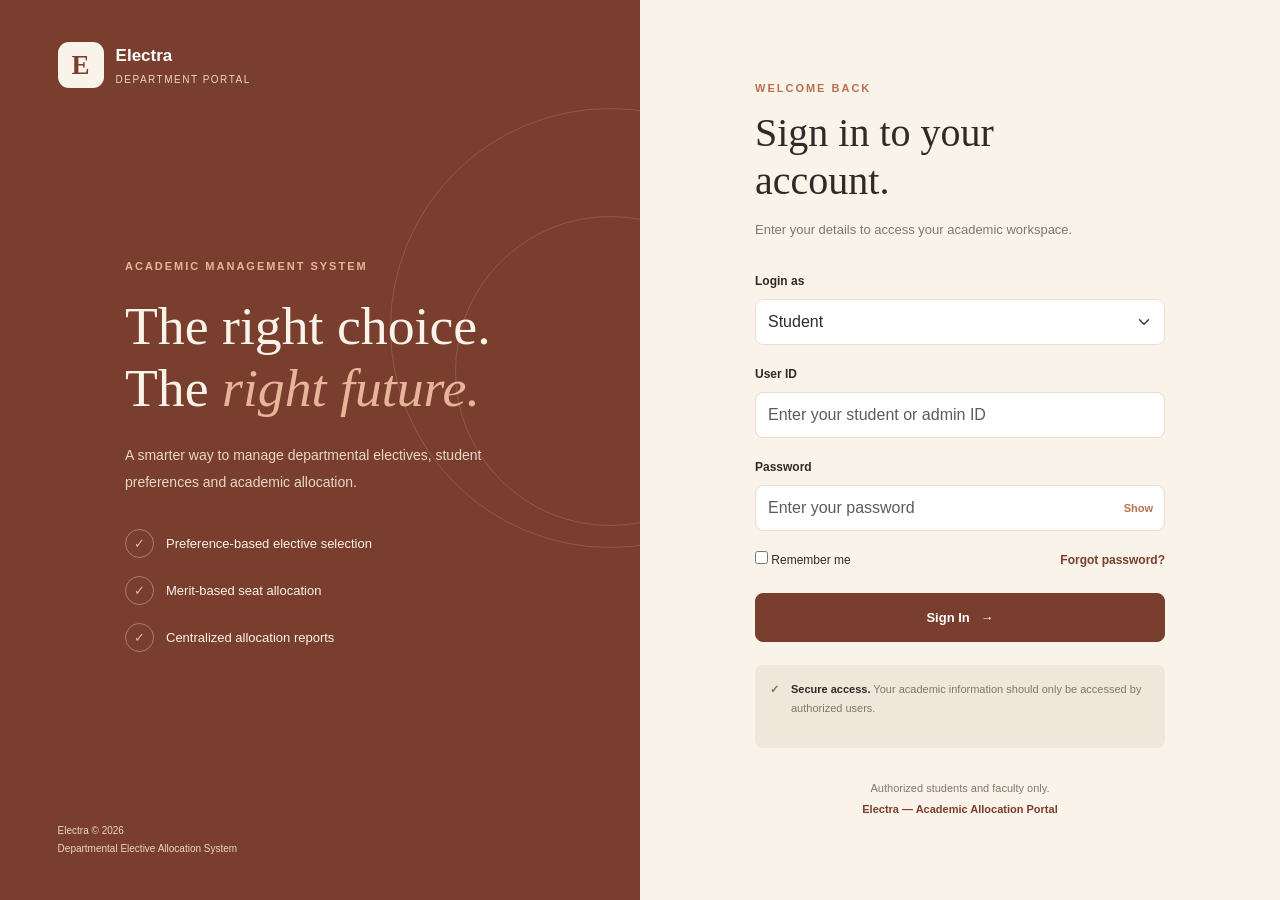
<file: index.html>
<!DOCTYPE html>
<html lang="en">
<head>
    <meta charset="UTF-8">
    <meta name="viewport" content="width=device-width, initial-scale=1.0">
    <title>Electra | Department Portal</title>
    <meta http-equiv="refresh" content="0; url=login.html">
</head>
<body>
    <p>Opening Electra...</p>
    <a href="login.html">Continue to login</a>
</body>
</html>
</file>
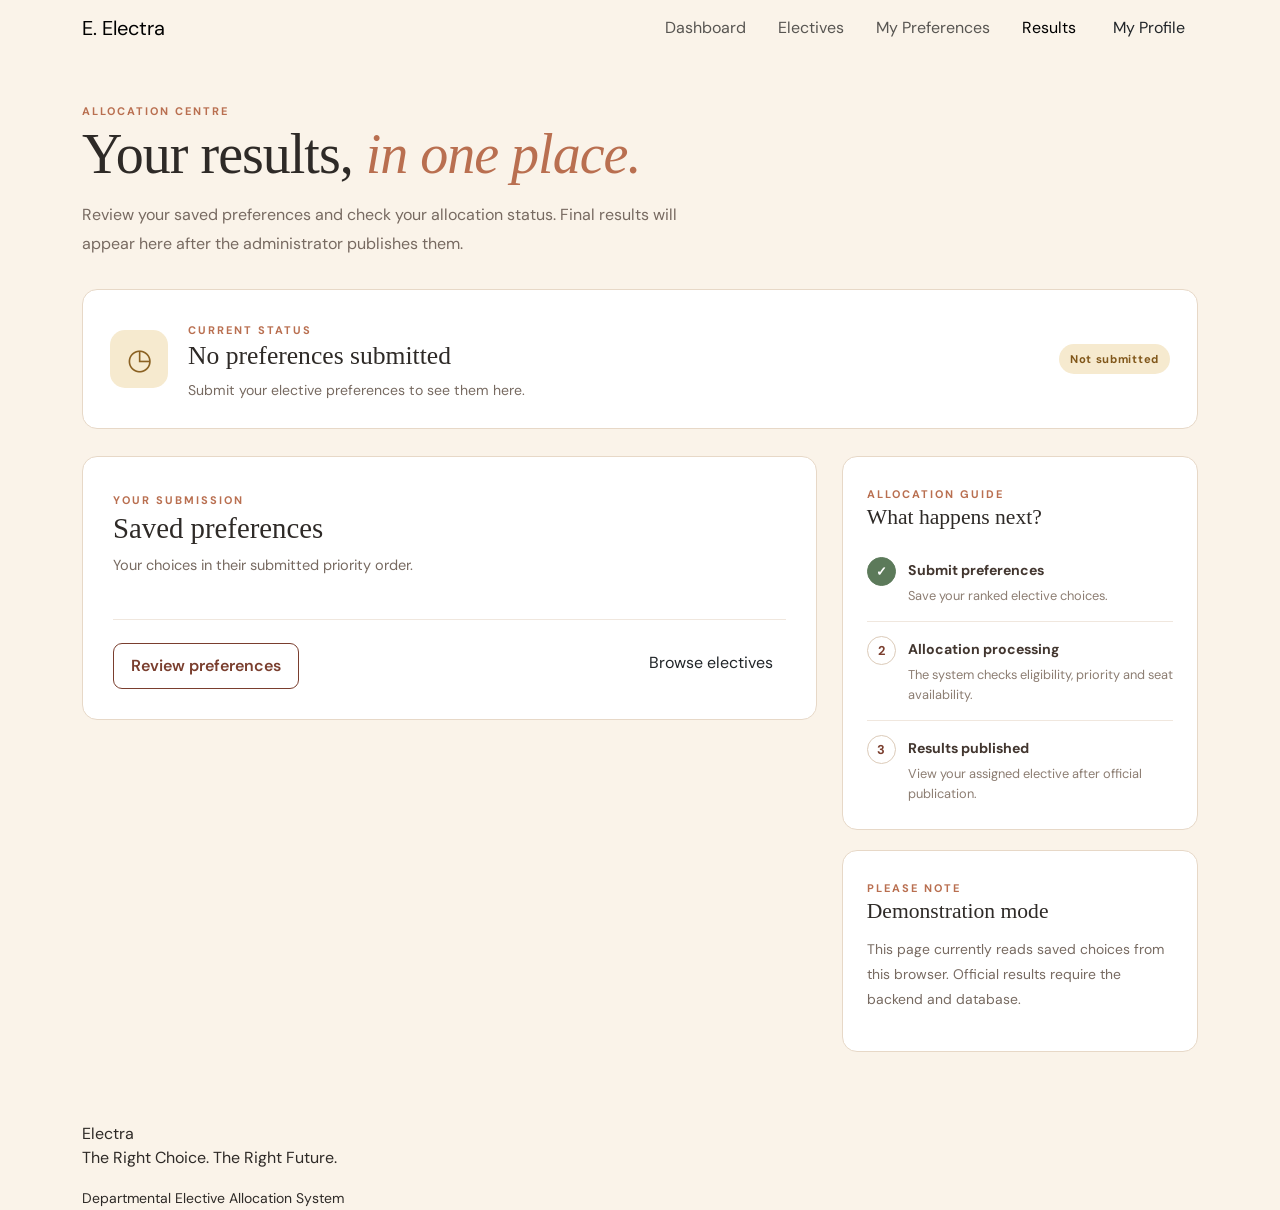
<file: allocation-results.html>
<!DOCTYPE html>
<html lang="en">
<head>
    <meta charset="UTF-8">
    <meta name="viewport" content="width=device-width, initial-scale=1.0">
    <title>Allocation Results | Electra</title>

    <link href="https://cdn.jsdelivr.net/npm/bootstrap@5.3.3/dist/css/bootstrap.min.css" rel="stylesheet">
    <link rel="stylesheet" href="assets/css/style.css">
    <link rel="stylesheet" href="assets/css/forms.css">
</head>

<body class="electra-form-page">

    <nav class="navbar navbar-expand-lg electra-navbar">
        <div class="container">
            <a class="navbar-brand electra-brand" href="dashboard.html">
                <span class="brand-symbol">E.</span> Electra
            </a>

            <button class="navbar-toggler" type="button"
                    data-bs-toggle="collapse" data-bs-target="#mainNavbar"
                    aria-controls="mainNavbar" aria-expanded="false"
                    aria-label="Toggle navigation">
                <span class="navbar-toggler-icon"></span>
            </button>

            <div class="collapse navbar-collapse" id="mainNavbar">
                <ul class="navbar-nav ms-auto align-items-lg-center gap-lg-3">
                    <li class="nav-item">
                        <a class="nav-link" href="dashboard.html">Dashboard</a>
                    </li>
                    <li class="nav-item">
                        <a class="nav-link" href="electives.html">Electives</a>
                    </li>
                    <li class="nav-item">
                        <a class="nav-link" href="preferences.html">My Preferences</a>
                    </li>
                    <li class="nav-item">
                        <a class="nav-link active" href="allocation-results.html">Results</a>
                    </li>
                    <li class="nav-item">
                        <a class="btn btn-electra" href="profile.html">My Profile</a>
                    </li>
                </ul>
            </div>
        </div>
    </nav>

    <main class="container form-page-container">

        <div class="page-intro">
            <span class="eyebrow">ALLOCATION CENTRE</span>
            <h1>Your results, <em>in one place.</em></h1>
            <p>
                Review your saved preferences and check your allocation status.
                Final results will appear here after the administrator publishes them.
            </p>
        </div>

        <section class="result-status-card">
            <div class="status-icon" aria-hidden="true">◷</div>
            <div class="status-content">
                <span class="eyebrow">CURRENT STATUS</span>
                <h2 id="resultStatusHeading">Allocation pending</h2>
                <p id="resultStatusDescription">
                    Your final allocation has not been published yet.
                </p>
            </div>
            <span id="resultStatusBadge" class="status-badge pending">PENDING</span>
        </section>

        <div class="results-grid">

            <section class="form-card">
                <div class="form-card-heading">
                    <span class="eyebrow">YOUR SUBMISSION</span>
                    <h2>Saved preferences</h2>
                    <p>Your choices in their submitted priority order.</p>
                </div>

                <div id="savedPreferences" class="saved-preferences">
                    <p class="summary-empty">Loading your saved preferences...</p>
                </div>

                <div id="noPreferences" class="no-preferences" hidden>
                    <div class="empty-icon">⌕</div>
                    <h3>No preferences saved yet</h3>
                    <p>Explore the elective catalogue and submit your choices first.</p>
                    <a href="preferences.html" class="btn btn-electra">
                        Choose preferences →
                    </a>
                </div>

                <div id="resultActions" class="form-actions">
                    <a href="preferences.html" class="btn btn-outline-electra">
                        Review preferences
                    </a>
                    <a href="electives.html" class="btn btn-electra">
                        Browse electives
                    </a>
                </div>
            </section>

            <aside class="preference-sidebar">

                <section class="side-info-card">
                    <span class="eyebrow">ALLOCATION GUIDE</span>
                    <h3>What happens next?</h3>

                    <div class="timeline-step">
                        <span class="timeline-dot complete">✓</span>
                        <div>
                            <strong>Submit preferences</strong>
                            <p>Save your ranked elective choices.</p>
                        </div>
                    </div>

                    <div class="timeline-step">
                        <span class="timeline-dot">2</span>
                        <div>
                            <strong>Allocation processing</strong>
                            <p>The system checks eligibility, priority and seat availability.</p>
                        </div>
                    </div>

                    <div class="timeline-step">
                        <span class="timeline-dot">3</span>
                        <div>
                            <strong>Results published</strong>
                            <p>View your assigned elective after official publication.</p>
                        </div>
                    </div>
                </section>

                <section class="side-info-card">
                    <span class="eyebrow">PLEASE NOTE</span>
                    <h3>Demonstration mode</h3>
                    <p>
                        This page currently reads saved choices from this browser.
                        Official results require the backend and database.
                    </p>
                </section>

            </aside>
        </div>

    </main>

    <footer class="electra-footer">
        <div class="container">
            <span>Electra</span>
            <p>The Right Choice. The Right Future.</p>
            <small>Departmental Elective Allocation System</small>
        </div>
    </footer>

    <script src="https://cdn.jsdelivr.net/npm/bootstrap@5.3.3/dist/js/bootstrap.bundle.min.js"></script>
    <script src="assets/js/electives.js"></script>
    <script src="assets/js/validation.js"></script>
    <script src="assets/js/preferences.js"></script>
</body>
</html>
</file>
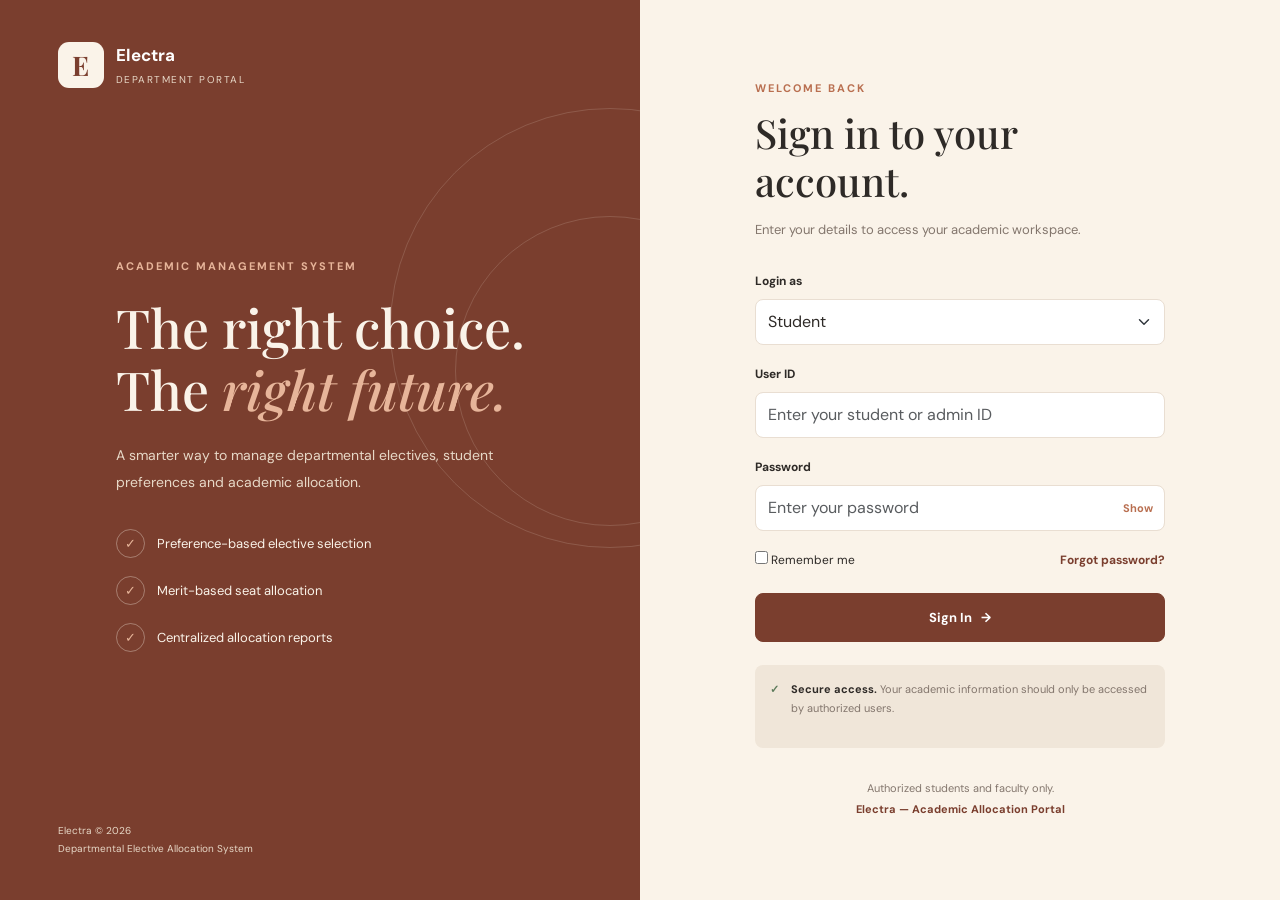
<file: dashboard.html>
<!DOCTYPE html>
<html lang="en">
<head>
    <meta charset="UTF-8">
    <meta name="viewport" content="width=device-width, initial-scale=1.0">
    <title>Dashboard | Electra</title>
    <link href="https://cdn.jsdelivr.net/npm/bootstrap@5.3.3/dist/css/bootstrap.min.css" rel="stylesheet">
    <link rel="stylesheet" href="assets/css/style.css">
    <link rel="stylesheet" href="assets/css/dashboard.css">
</head>
<body>
<div class="app-layout">
    <aside class="sidebar">
        <a href="dashboard.html" class="sidebar-brand">
            <span class="sidebar-logo">E</span>
            <span>
                <strong>Electra</strong>
                <small>Department Portal</small>
            </span>
        </a>
        <div class="sidebar-label">WORKSPACE</div>
        <nav class="sidebar-nav">
            <a href="dashboard.html" class="nav-link active">
                <span class="nav-icon">&#9632;</span> Dashboard
            </a>
            <a href="#electives" class="nav-link" id="electivesLink">
                <span class="nav-icon">&#9776;</span> View Electives
            </a>
            <a href="#preferences" class="nav-link" id="preferencesLink">
                <span class="nav-icon">&#8645;</span> My Preferences
            </a>
            <a href="#allocation" class="nav-link" id="allocationLink">
                <span class="nav-icon">&#10003;</span> My Allocation
            </a>
            <div id="adminNavigation" class="d-none">
                <div class="sidebar-label">ADMINISTRATION</div>
                <a href="#students" class="nav-link">
                    <span class="nav-icon">&#9787;</span> Manage Students
                </a>
                <a href="#manage-electives" class="nav-link">
                    <span class="nav-icon">&#9776;</span> Manage Electives
                </a>
                <a href="#allocation-settings" class="nav-link">
                    <span class="nav-icon">&#9881;</span> Allocation Settings
                </a>
                <a href="#reports" class="nav-link">
                    <span class="nav-icon">&#9636;</span> Allocation Reports
                </a>
            </div>
        </nav>
        <div class="sidebar-bottom">
            <div class="sidebar-user">
                <div class="avatar" id="userAvatar">U</div>
                <div class="user-details">
                    <strong id="sidebarUser">Demo User</strong>
                    <small id="sidebarRole">Student</small>
                </div>
            </div>
            <button class="logout-button" id="logoutButton">
                &#8592; Sign Out
            </button>
        </div>
    </aside>
    <main class="main-content">
        <header class="topbar">
            <div>
                <div class="topbar-label">ACADEMIC WORKSPACE</div>
                <div class="topbar-title" id="pageTitle">Dashboard</div>
            </div>
            <div class="topbar-right">
                <span class="status-dot"></span>
                <span class="academic-year">Academic Year 2026–27</span>
            </div>
        </header>
        <section class="page-content">
            <div class="welcome-section">
                <div>
                    <div class="eyebrow">YOUR WORKSPACE</div>
                    <h1 id="welcomeTitle">Welcome back!</h1>
                    <p id="welcomeDescription">
                        Here is an overview of your elective allocation.
                    </p>
                </div>
                <div class="welcome-mark">E.</div>
            </div>
            <div class="alert-banner">
                <div class="alert-symbol">&#9432;</div>
                <div>
                    <strong id="noticeTitle">Preference submission</strong>
                    <p id="noticeText">
                        Check the available electives and submit your preferences
                        before the deadline.
                    </p>
                </div>
            </div>
            <div class="section-heading">
                <div>
                    <h2>Overview</h2>
                    <p>Your academic allocation at a glance.</p>
                </div>
            </div>
            <div class="stats-grid">
                <article class="stat-card">
                    <div class="stat-top">
                        <span>Available Electives</span>
                        <span class="stat-icon icon-sand">&#9776;</span>
                    </div>
                    <div class="stat-number" id="electiveCount">06</div>
                    <div class="stat-caption">Subjects offered this semester</div>
                </article>
                <article class="stat-card">
                    <div class="stat-top">
                        <span>Preferences</span>
                        <span class="stat-icon icon-terracotta">&#8645;</span>
                    </div>
                    <div class="stat-number" id="preferenceCount">00 / 03</div>
                    <div class="stat-caption" id="preferenceCaption">
                        Ranked choices submitted
                    </div>
                </article>
                <article class="stat-card">
                    <div class="stat-top">
                        <span>Allocation Status</span>
                        <span class="stat-icon icon-sage">&#10003;</span>
                    </div>
                    <div class="stat-number stat-status" id="allocationStatus">
                        Pending
                    </div>
                    <div class="stat-caption" id="allocationCaption">
                        Final results not published
                    </div>
                </article>
            </div>
            <div class="section-heading section-heading-spaced">
                <div>
                    <h2 id="quickActionsTitle">Quick Actions</h2>
                    <p id="quickActionsDescription">
                        Continue with your elective selection.
                    </p>
                </div>
            </div>
            <div class="actions-grid" id="actionsGrid">
                <a href="#electives" class="action-card">
                    <div class="action-icon icon-sand">&#9776;</div>
                    <h3>Explore Electives</h3>
                    <p>Review subjects, syllabi, faculty and seat availability.</p>
                    <span class="action-link">View subjects &#8594;</span>
                </a>
                <a href="#preferences" class="action-card">
                    <div class="action-icon icon-terracotta">&#8645;</div>
                    <h3>Submit Preferences</h3>
                    <p>Rank your top three elective choices.</p>
                    <span class="action-link">Choose preferences &#8594;</span>
                </a>
                <a href="#allocation" class="action-card">
                    <div class="action-icon icon-sage">&#10003;</div>
                    <h3>View Allocation</h3>
                    <p>Check your final assigned elective when results are released.</p>
                    <span class="action-link">View status &#8594;</span>
                </a>
            </div>
            <footer class="page-footer">
                <span>Electra</span> · Departmental Elective Allocation System
                <span class="footer-year">2026–27</span>
            </footer>
        </section>
    </main>
</div>
<script src="assets/js/dashboard.js"></script>
</body>
</html>
</file>
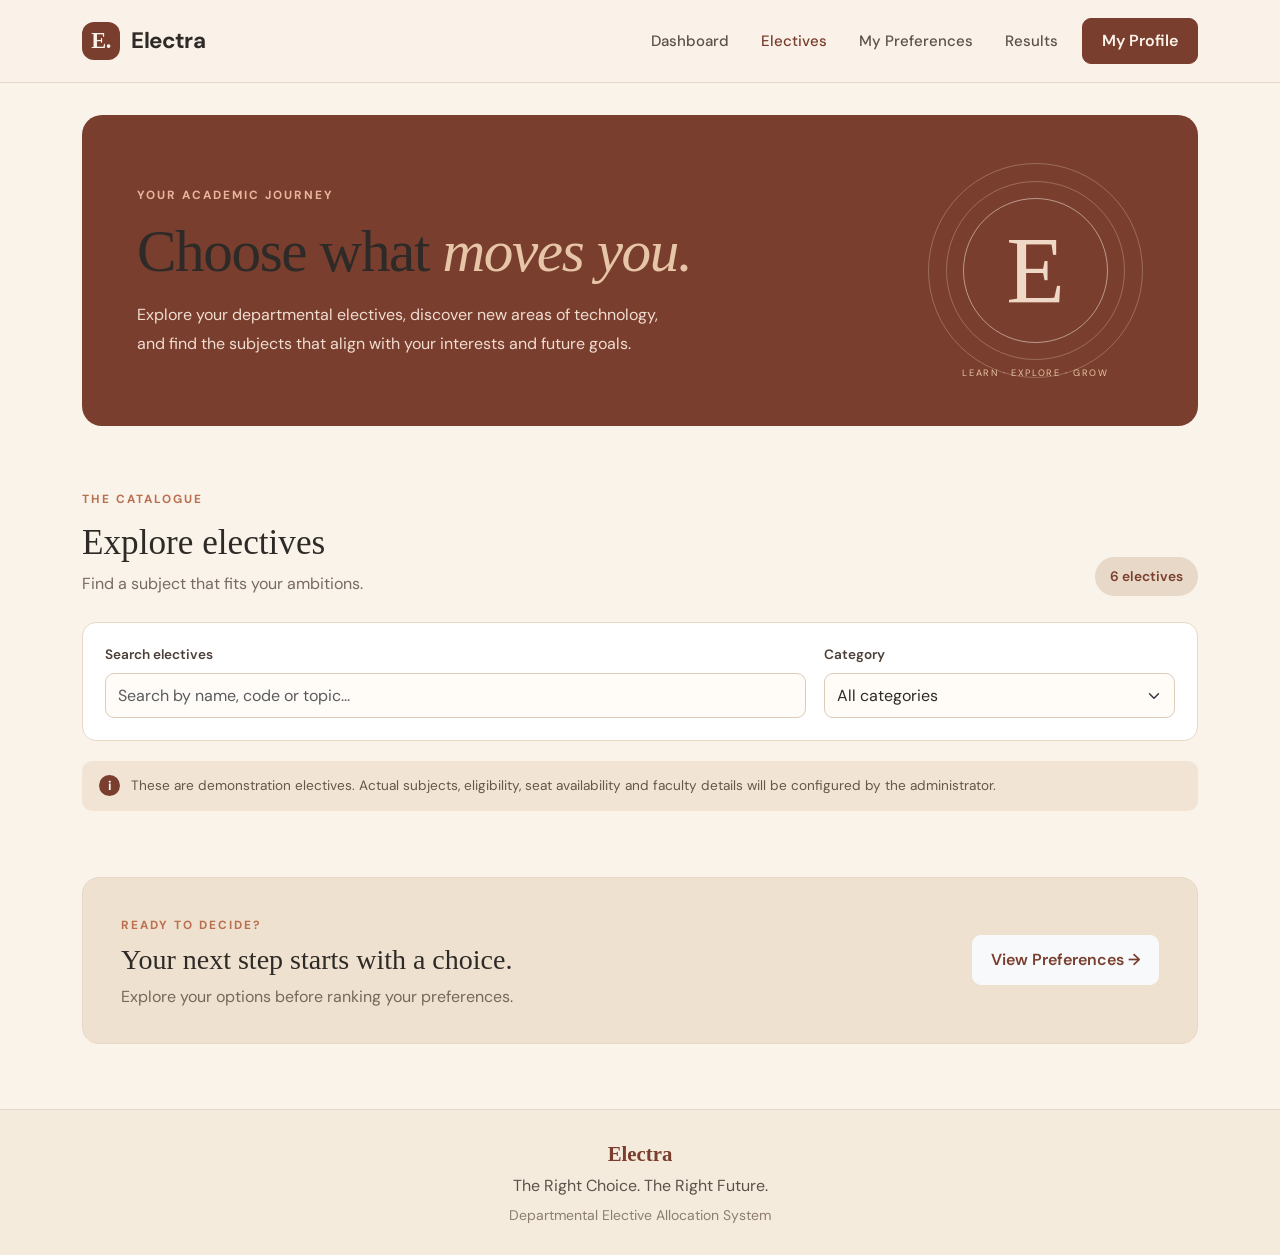
<file: electives.html>
<!DOCTYPE html>
<html lang="en">
<head>
    <meta charset="UTF-8">
    <meta name="viewport" content="width=device-width, initial-scale=1.0">
    <title>Explore Electives | Electra</title>

    <link href="https://cdn.jsdelivr.net/npm/bootstrap@5.3.3/dist/css/bootstrap.min.css" rel="stylesheet">
    <link rel="stylesheet" href="assets/css/style.css">
    <link rel="stylesheet" href="assets/css/electives.css">
</head>

<body class="electives-page">

    <nav class="navbar navbar-expand-lg electra-navbar">
        <div class="container">
            <a class="navbar-brand electra-brand" href="dashboard.html">
                <span class="brand-symbol">E.</span> Electra
            </a>

            <button class="navbar-toggler" type="button"
                    data-bs-toggle="collapse" data-bs-target="#mainNavbar"
                    aria-controls="mainNavbar" aria-expanded="false"
                    aria-label="Toggle navigation">
                <span class="navbar-toggler-icon"></span>
            </button>

            <div class="collapse navbar-collapse" id="mainNavbar">
                <ul class="navbar-nav ms-auto align-items-lg-center gap-lg-3">
                    <li class="nav-item">
                        <a class="nav-link" href="dashboard.html">Dashboard</a>
                    </li>
                    <li class="nav-item">
                        <a class="nav-link active" href="electives.html">Electives</a>
                    </li>
                    <li class="nav-item">
                        <a class="nav-link" href="preferences.html">My Preferences</a>
                    </li>
                    <li class="nav-item">
                        <a class="nav-link" href="allocation-results.html">Results</a>
                    </li>
                    <li class="nav-item">
                        <a class="btn btn-electra" href="profile.html">My Profile</a>
                    </li>
                </ul>
            </div>
        </div>
    </nav>

    <main class="container electives-container">

        <section class="electives-hero">
            <div class="hero-copy">
                <span class="eyebrow">YOUR ACADEMIC JOURNEY</span>
                <h1>Choose what <em>moves you.</em></h1>
                <p>
                    Explore your departmental electives, discover new areas
                    of technology, and find the subjects that align with
                    your interests and future goals.
                </p>
            </div>

            <div class="hero-decoration" aria-hidden="true">
                <span class="decoration-circle circle-one"></span>
                <span class="decoration-circle circle-two"></span>
                <div class="hero-monogram">E</div>
                <span class="decoration-label">LEARN · EXPLORE · GROW</span>
            </div>
        </section>

        <section class="catalogue-section">
            <div class="section-heading">
                <div>
                    <span class="eyebrow">THE CATALOGUE</span>
                    <h2>Explore electives</h2>
                    <p>Find a subject that fits your ambitions.</p>
                </div>

                <span class="catalogue-count" id="electiveCount">
                    6 electives
                </span>
            </div>

            <div class="filter-panel">
                <div class="search-wrapper">
                    <label for="searchInput" class="form-label">Search electives</label>
                    <input
                        type="search"
                        id="searchInput"
                        class="form-control"
                        placeholder="Search by name, code or topic..."
                    >
                </div>

                <div class="filter-wrapper">
                    <label for="departmentFilter" class="form-label">Category</label>
                    <select id="departmentFilter" class="form-select">
                        <option value="all">All categories</option>
                        <option value="AI & Data">AI &amp; Data</option>
                        <option value="Software">Software</option>
                        <option value="Networks">Networks</option>
                        <option value="Security">Security</option>
                    </select>
                </div>
            </div>

            <div class="catalogue-note">
                <span class="note-icon">i</span>
                <p>
                    These are demonstration electives. Actual subjects,
                    eligibility, seat availability and faculty details
                    will be configured by the administrator.
                </p>
            </div>

            <div class="row g-4" id="electiveGrid">
                <!-- Elective cards are rendered by electives.js -->
            </div>

            <div id="emptyState" class="empty-state" hidden>
                <div class="empty-icon">⌕</div>
                <h3>No electives found</h3>
                <p>Try another keyword or choose a different category.</p>
                <button type="button" class="btn btn-electra" id="clearFilters">
                    Clear filters
                </button>
            </div>
        </section>

        <section class="preference-banner">
            <div>
                <span class="eyebrow">READY TO DECIDE?</span>
                <h2>Your next step starts with a choice.</h2>
                <p>Explore your options before ranking your preferences.</p>
            </div>

            <a href="preferences.html" class="btn btn-light banner-button">
                View Preferences <span aria-hidden="true">→</span>
            </a>
        </section>

    </main>

    <footer class="electra-footer">
        <div class="container">
            <span>Electra</span>
            <p>The Right Choice. The Right Future.</p>
            <small>Departmental Elective Allocation System</small>
        </div>
    </footer>

    <script src="https://cdn.jsdelivr.net/npm/bootstrap@5.3.3/dist/js/bootstrap.bundle.min.js"></script>
    <script src="assets/js/electives.js"></script>
</body>
</html>
</file>
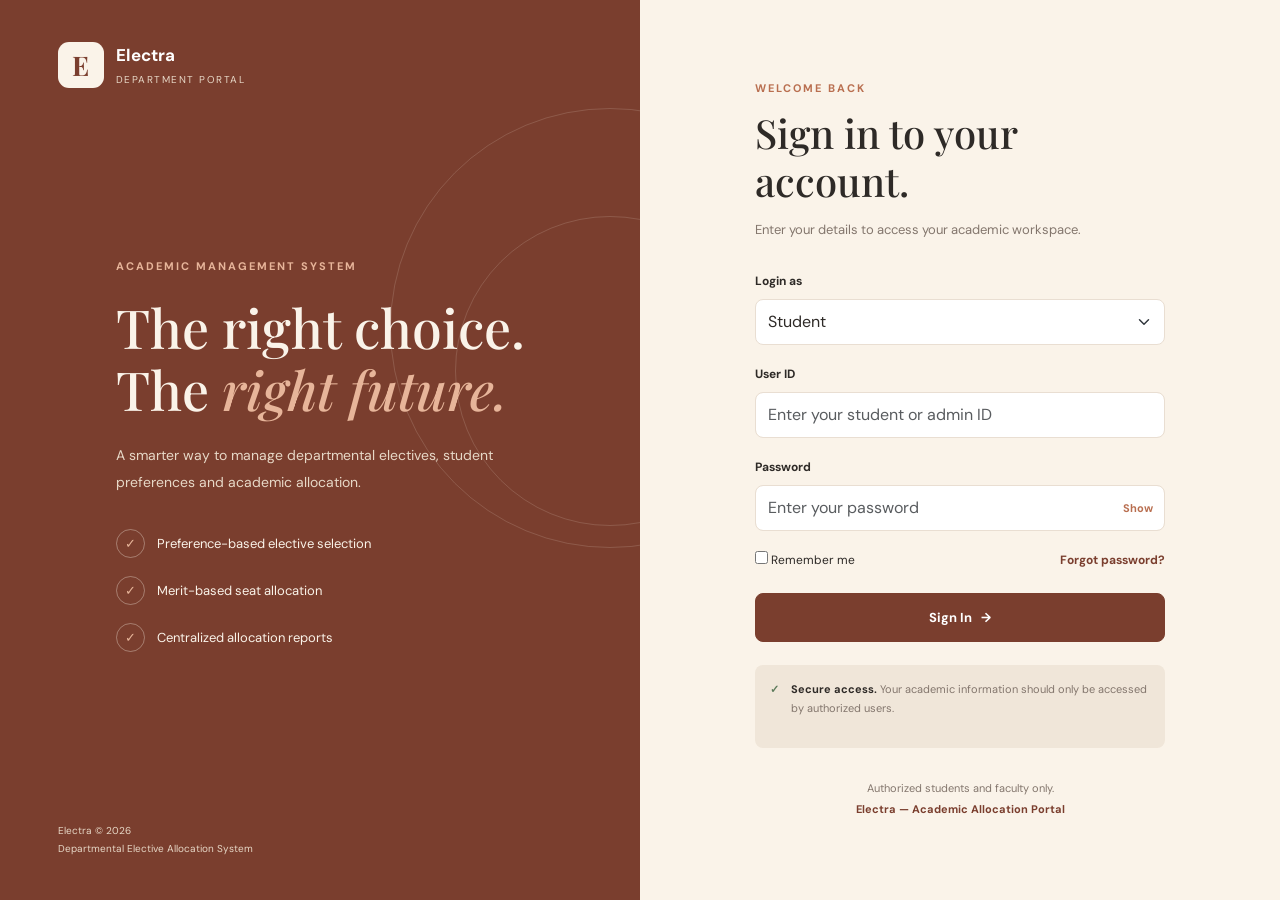
<file: login.html>
<!DOCTYPE html>
<html lang="en">
<head>
    <meta charset="UTF-8">
    <meta name="viewport" content="width=device-width, initial-scale=1.0">
    <title>Login | Electra</title>
    <link href="https://cdn.jsdelivr.net/npm/bootstrap@5.3.3/dist/css/bootstrap.min.css" rel="stylesheet">
    <link rel="stylesheet" href="assets/css/style.css">
    <link rel="stylesheet" href="assets/css/login.css">
</head>
<body>
<div class="login-layout">
    <aside class="brand-panel">
        <div class="brand-header">
            <div class="brand-icon">E</div>
            <div>
                <div class="brand-name">Electra</div>
                <div class="brand-subtitle">Department Portal</div>
            </div>
        </div>
        <div class="brand-content">
            <div class="eyebrow">Academic Management System</div>
            <h1>
                The right choice.<br>
                The <span>right future.</span>
            </h1>
            <p class="brand-description">
                A smarter way to manage departmental electives,
                student preferences and academic allocation.
            </p>
            <div class="feature-list">
                <div class="feature-item">
                    <div class="feature-check">&#10003;</div>
                    <span>Preference-based elective selection</span>
                </div>
                <div class="feature-item">
                    <div class="feature-check">&#10003;</div>
                    <span>Merit-based seat allocation</span>
                </div>
                <div class="feature-item">
                    <div class="feature-check">&#10003;</div>
                    <span>Centralized allocation reports</span>
                </div>
            </div>
        </div>
        <div class="brand-footer">
            Electra &copy; 2026<br>
            Departmental Elective Allocation System
        </div>
    </aside>
    <main class="login-panel">
        <div class="login-container">
            <div class="mobile-brand">
                <div class="brand-icon">E</div>
                <div>
                    <div class="brand-name" style="color: var(--charcoal)">Electra</div>
                    <div class="brand-subtitle" style="color: var(--muted)">Department Portal</div>
                </div>
            </div>
            <div class="eyebrow">Welcome back</div>
            <h2 class="login-title">Sign in to your<br>account.</h2>
            <p class="login-description">
                Enter your details to access your academic workspace.
            </p>
            <form id="loginForm">
                <div class="field-group">
                    <label for="role" class="form-label">Login as</label>
                    <select id="role" class="form-select" required>
                        <option value="student">Student</option>
                        <option value="admin">Admin / Faculty</option>
                    </select>
                </div>
                <div class="field-group">
                    <label for="userId" class="form-label">User ID</label>
                    <input
                        type="text"
                        id="userId"
                        class="form-control"
                        placeholder="Enter your student or admin ID"
                        autocomplete="username"
                        required
                    >
                </div>
                <div class="field-group">
                    <label for="password" class="form-label">Password</label>
                    <div class="password-wrapper">
                        <input
                            type="password"
                            id="password"
                            class="form-control"
                            placeholder="Enter your password"
                            autocomplete="current-password"
                            required
                        >
                        <button type="button" id="togglePassword"
                                class="toggle-password">Show</button>
                    </div>
                </div>
                <div class="login-options">
                    <label>
                        <input type="checkbox" id="rememberMe">
                        Remember me
                    </label>
                    <a href="#" id="forgotLink">Forgot password?</a>
                </div>
                <button type="submit" class="login-button">
                    Sign In &nbsp; &#8594;
                </button>
                <div id="loginMessage" class="alert mt-3 d-none"
                     role="alert"></div>
            </form>
            <div class="security-note">
                <span class="security-icon">&#10003;</span>
                <p>
                    <strong>Secure access.</strong>
                    Your academic information should only be accessed
                    by authorized users.
                </p>
            </div>
            <div class="login-footer">
                Authorized students and faculty only.<br>
                <strong>Electra — Academic Allocation Portal</strong>
            </div>
        </div>
    </main>
</div>
<script src="assets/js/login.js"></script>
</body>
</html>
</file>
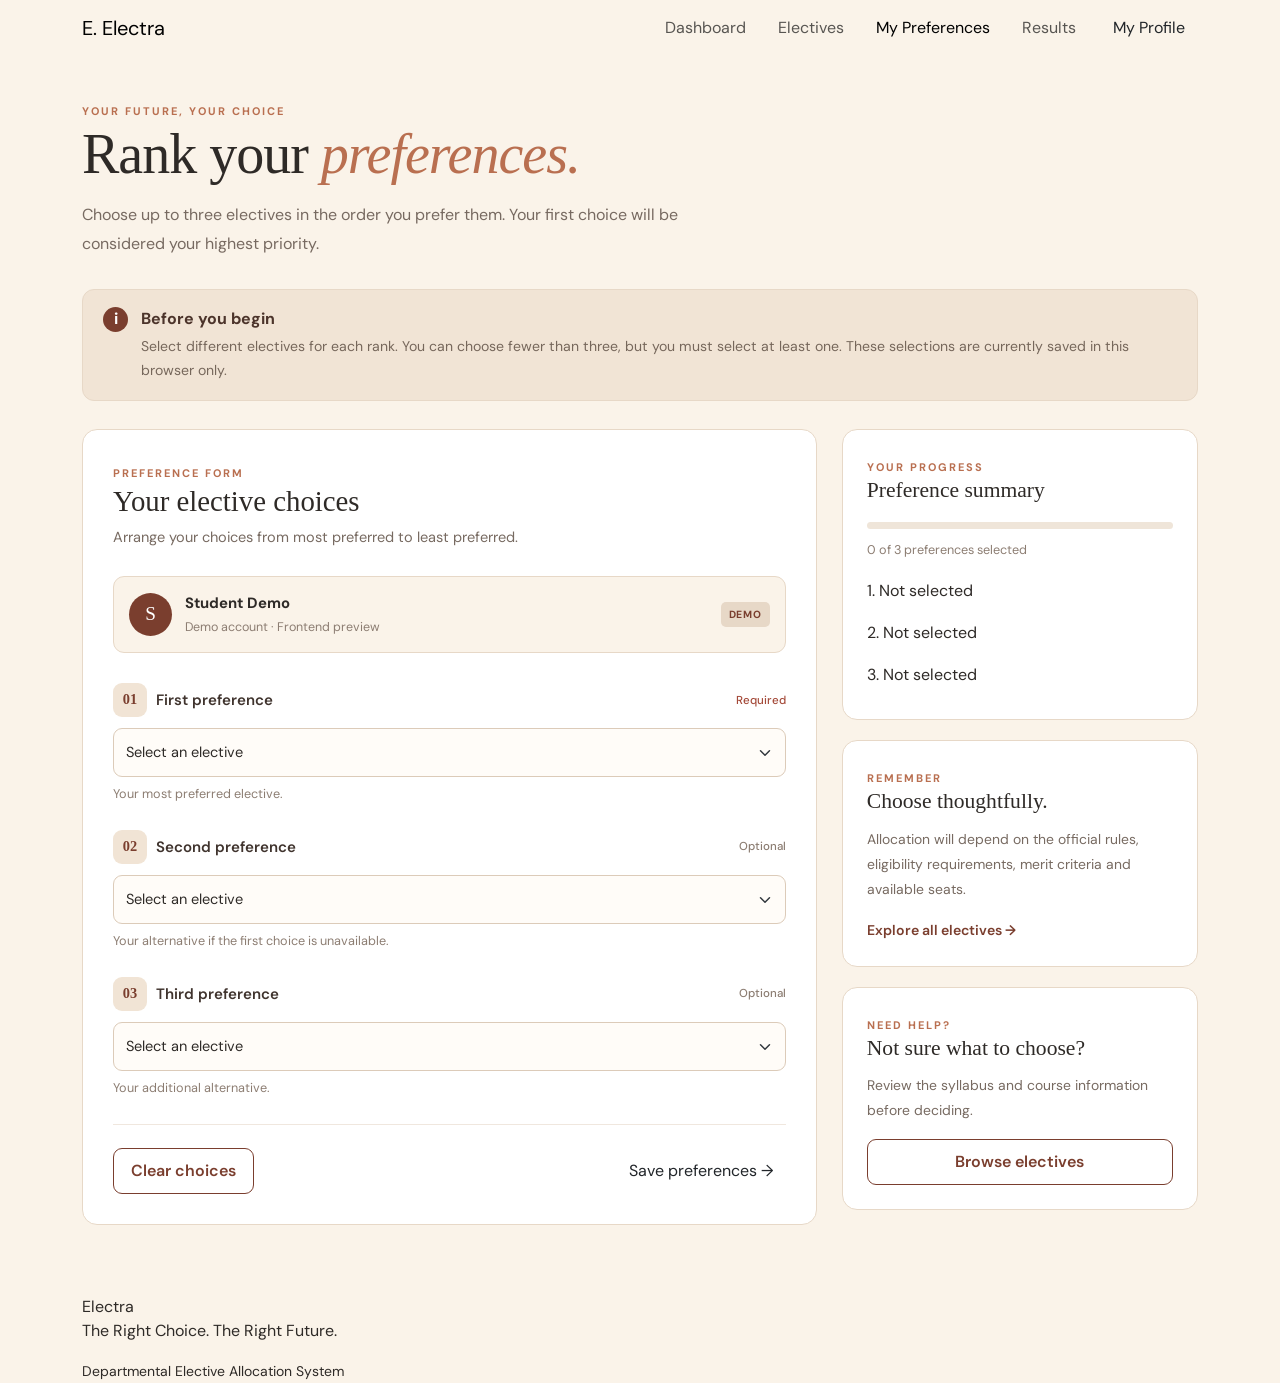
<file: preferences.html>
<!DOCTYPE html>
<html lang="en">
<head>
    <meta charset="UTF-8">
    <meta name="viewport" content="width=device-width, initial-scale=1.0">
    <title>My Preferences | Electra</title>

    <link href="https://cdn.jsdelivr.net/npm/bootstrap@5.3.3/dist/css/bootstrap.min.css" rel="stylesheet">
    <link rel="stylesheet" href="assets/css/style.css">
    <link rel="stylesheet" href="assets/css/forms.css">
</head>

<body class="electra-form-page">

    <nav class="navbar navbar-expand-lg electra-navbar">
        <div class="container">
            <a class="navbar-brand electra-brand" href="dashboard.html">
                <span class="brand-symbol">E.</span> Electra
            </a>

            <button class="navbar-toggler" type="button"
                    data-bs-toggle="collapse" data-bs-target="#mainNavbar"
                    aria-controls="mainNavbar" aria-expanded="false"
                    aria-label="Toggle navigation">
                <span class="navbar-toggler-icon"></span>
            </button>

            <div class="collapse navbar-collapse" id="mainNavbar">
                <ul class="navbar-nav ms-auto align-items-lg-center gap-lg-3">
                    <li class="nav-item">
                        <a class="nav-link" href="dashboard.html">Dashboard</a>
                    </li>
                    <li class="nav-item">
                        <a class="nav-link" href="electives.html">Electives</a>
                    </li>
                    <li class="nav-item">
                        <a class="nav-link active" href="preferences.html">My Preferences</a>
                    </li>
                    <li class="nav-item">
                        <a class="nav-link" href="allocation-results.html">Results</a>
                    </li>
                    <li class="nav-item">
                        <a class="btn btn-electra" href="profile.html">My Profile</a>
                    </li>
                </ul>
            </div>
        </div>
    </nav>

    <main class="container form-page-container">

        <div class="page-intro">
            <span class="eyebrow">YOUR FUTURE, YOUR CHOICE</span>
            <h1>Rank your <em>preferences.</em></h1>
            <p>
                Choose up to three electives in the order you prefer them.
                Your first choice will be considered your highest priority.
            </p>
        </div>

        <div class="form-notice">
            <span class="notice-symbol">i</span>
            <div>
                <strong>Before you begin</strong>
                <p>
                    Select different electives for each rank. You can choose
                    fewer than three, but you must select at least one.
                    These selections are currently saved in this browser only.
                </p>
            </div>
        </div>

        <div class="preference-layout">

            <section class="form-card">
                <div class="form-card-heading">
                    <span class="eyebrow">PREFERENCE FORM</span>
                    <h2>Your elective choices</h2>
                    <p>Arrange your choices from most preferred to least preferred.</p>
                </div>

                <form id="preferenceForm" novalidate>

                    <div class="student-summary">
                        <div class="student-avatar">S</div>
                        <div>
                            <strong id="studentName">Student Demo</strong>
                            <span id="studentId">Demo account · Frontend preview</span>
                        </div>
                        <span class="demo-tag">DEMO</span>
                    </div>

                    <div class="preference-field">
                        <label for="preference1">
                            <span class="rank-number">01</span>
                            First preference
                            <span class="required-label">Required</span>
                        </label>
                        <select id="preference1" class="form-select preference-select" required>
                            <option value="">Choose your first preference</option>
                        </select>
                        <small>Your most preferred elective.</small>
                    </div>

                    <div class="preference-field">
                        <label for="preference2">
                            <span class="rank-number">02</span>
                            Second preference
                            <span class="optional-label">Optional</span>
                        </label>
                        <select id="preference2" class="form-select preference-select">
                            <option value="">Choose your second preference</option>
                        </select>
                        <small>Your alternative if the first choice is unavailable.</small>
                    </div>

                    <div class="preference-field">
                        <label for="preference3">
                            <span class="rank-number">03</span>
                            Third preference
                            <span class="optional-label">Optional</span>
                        </label>
                        <select id="preference3" class="form-select preference-select">
                            <option value="">Choose your third preference</option>
                        </select>
                        <small>Your additional alternative.</small>
                    </div>

                    <div id="validationMessage" class="form-feedback" role="alert" aria-live="polite"></div>

                    <div class="form-actions">
                        <button type="button" id="resetPreferences" class="btn btn-outline-electra">
                            Clear choices
                        </button>
                        <button type="submit" class="btn btn-electra">
                            Save preferences →
                        </button>
                    </div>

                </form>
            </section>

            <aside class="preference-sidebar">

                <section class="side-info-card">
                    <span class="eyebrow">YOUR PROGRESS</span>
                    <h3>Preference summary</h3>

                    <div class="progress-track">
                        <div id="preferenceProgress" class="progress-fill"></div>
                    </div>
                    <p id="preferenceProgressText">0 of 3 preferences selected</p>

                    <div id="preferenceSummary" class="summary-list">
                        <p class="summary-empty">Your selections will appear here.</p>
                    </div>
                </section>

                <section class="side-info-card deadline-card">
                    <span class="eyebrow">REMEMBER</span>
                    <h3>Choose thoughtfully.</h3>
                    <p>
                        Allocation will depend on the official rules,
                        eligibility requirements, merit criteria and available seats.
                    </p>
                    <a href="electives.html" class="text-link">
                        Explore all electives →
                    </a>
                </section>

                <section class="side-info-card">
                    <span class="eyebrow">NEED HELP?</span>
                    <h3>Not sure what to choose?</h3>
                    <p>Review the syllabus and course information before deciding.</p>
                    <a href="electives.html" class="btn btn-outline-electra w-100">
                        Browse electives
                    </a>
                </section>

            </aside>

        </div>
    </main>

    <footer class="electra-footer">
        <div class="container">
            <span>Electra</span>
            <p>The Right Choice. The Right Future.</p>
            <small>Departmental Elective Allocation System</small>
        </div>
    </footer>

    <script src="https://cdn.jsdelivr.net/npm/bootstrap@5.3.3/dist/js/bootstrap.bundle.min.js"></script>
    <script src="assets/js/electives.js"></script>
    <script src="assets/js/validation.js"></script>
    <script src="assets/js/preferences.js"></script>
</body>
</html>
</file>
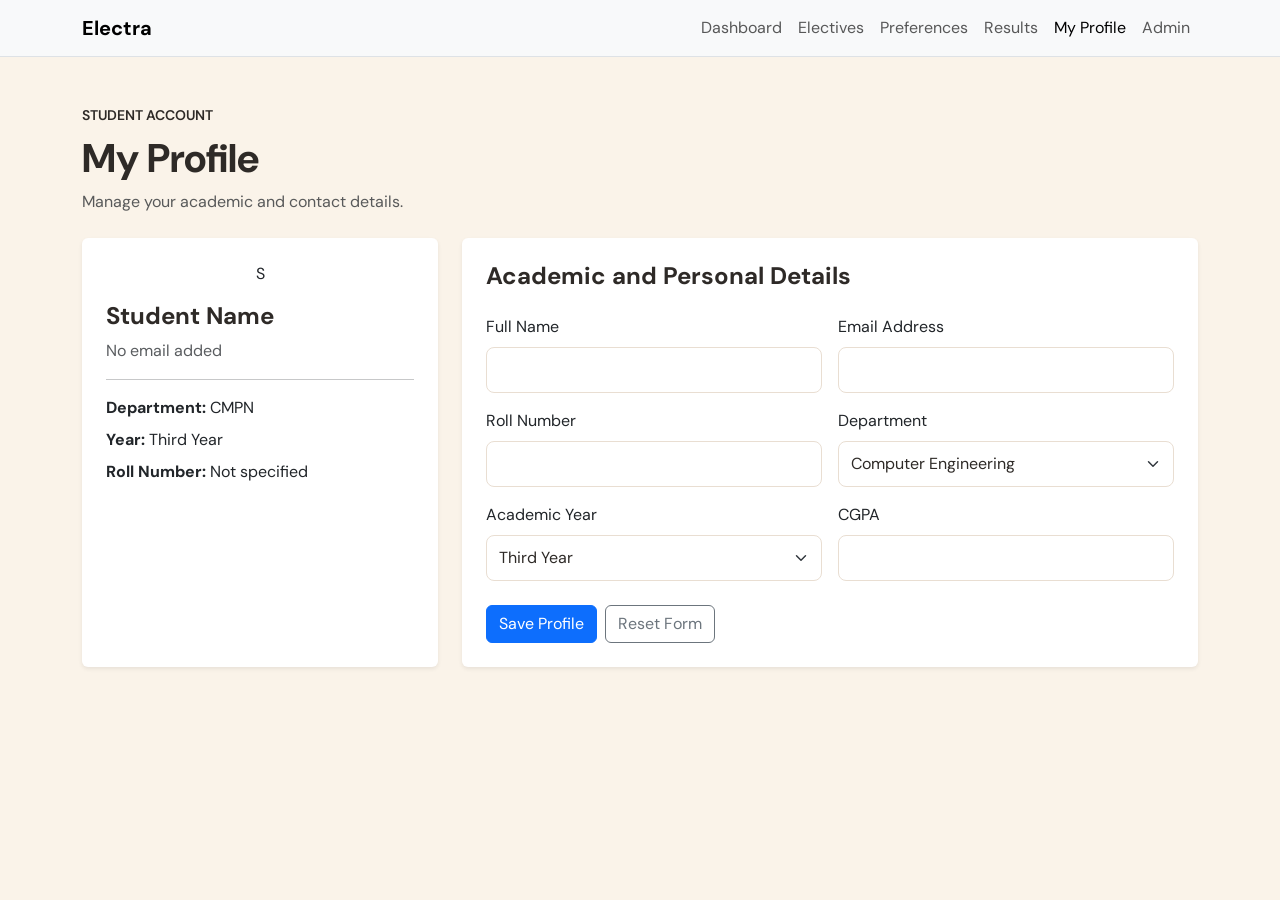
<file: profile.html>
<!DOCTYPE html>
<html lang="en">
<head>
    <meta charset="UTF-8">
    <meta name="viewport" content="width=device-width, initial-scale=1.0">
    <title>My Profile | Electra</title>
    <link href="https://cdn.jsdelivr.net/npm/bootstrap@5.3.3/dist/css/bootstrap.min.css" rel="stylesheet">
    <link rel="stylesheet" href="assets/css/style.css">
    <link rel="stylesheet" href="assets/css/forms.css">
</head>
<body>
    <nav class="navbar navbar-expand-lg navbar-light bg-light border-bottom">
        <div class="container">
            <a class="navbar-brand fw-bold" href="dashboard.html">Electra</a>
            <button class="navbar-toggler" type="button" data-bs-toggle="collapse" data-bs-target="#mainNav">
                <span class="navbar-toggler-icon"></span>
            </button>
            <div class="collapse navbar-collapse" id="mainNav">
                <div class="navbar-nav ms-auto">
                    <a class="nav-link" href="dashboard.html">Dashboard</a>
                    <a class="nav-link" href="electives.html">Electives</a>
                    <a class="nav-link" href="preferences.html">Preferences</a>
                    <a class="nav-link" href="allocation-results.html">Results</a>
                    <a class="nav-link active" href="profile.html">My Profile</a>
                    <a class="nav-link" href="admin.html">Admin</a>
                </div>
            </div>
        </div>
    </nav>

    <main class="container py-5">
        <div class="mb-4">
            <p class="text-uppercase small fw-semibold mb-2">Student account</p>
            <h1 class="fw-bold">My Profile</h1>
            <p class="text-muted">Manage your academic and contact details.</p>
        </div>

        <div id="profileMessage" class="alert d-none" role="alert"></div>

        <div class="row g-4">
            <div class="col-lg-4">
                <section class="card h-100 shadow-sm border-0">
                    <div class="card-body p-4">
                        <div class="rounded-circle d-flex align-items-center justify-content-center mb-3 profile-avatar">
                            <span id="profileInitials">ST</span>
                        </div>
                        <h4 id="profileDisplayName" class="fw-bold">Student Name</h4>
                        <p id="profileDisplayEmail" class="text-muted">student@example.com</p>
                        <hr>
                        <p class="mb-2"><strong>Department:</strong> <span id="profileDisplayDepartment">CMPN</span></p>
                        <p class="mb-2"><strong>Year:</strong> <span id="profileDisplayYear">Third Year</span></p>
                        <p class="mb-0"><strong>Roll Number:</strong> <span id="profileDisplayRoll">68</span></p>
                    </div>
                </section>
            </div>

            <div class="col-lg-8">
                <section class="card shadow-sm border-0">
                    <div class="card-body p-4">
                        <h4 class="fw-bold mb-4">Academic and Personal Details</h4>

                        <form id="profileForm">
                            <div class="row g-3">
                                <div class="col-md-6">
                                    <label for="studentName" class="form-label">Full Name</label>
                                    <input type="text" class="form-control" id="studentName" required maxlength="80">
                                </div>

                                <div class="col-md-6">
                                    <label for="studentEmail" class="form-label">Email Address</label>
                                    <input type="email" class="form-control" id="studentEmail" required>
                                </div>

                                <div class="col-md-6">
                                    <label for="studentRoll" class="form-label">Roll Number</label>
                                    <input type="text" class="form-control" id="studentRoll" required maxlength="20">
                                </div>

                                <div class="col-md-6">
                                    <label for="studentDepartment" class="form-label">Department</label>
                                    <select class="form-select" id="studentDepartment" required>
                                        <option value="">Select department</option>
                                        <option value="CMPN">Computer Engineering</option>
                                        <option value="INFT">Information Technology</option>
                                        <option value="EXTC">Electronics and Telecommunication</option>
                                        <option value="ECS">Electronics and Computer Science</option>
                                    </select>
                                </div>

                                <div class="col-md-6">
                                    <label for="studentYear" class="form-label">Academic Year</label>
                                    <select class="form-select" id="studentYear" required>
                                        <option value="">Select year</option>
                                        <option value="Second Year">Second Year</option>
                                        <option value="Third Year">Third Year</option>
                                        <option value="Final Year">Final Year</option>
                                    </select>
                                </div>

                                <div class="col-md-6">
                                    <label for="studentCGPA" class="form-label">CGPA</label>
                                    <input type="number" class="form-control" id="studentCGPA"
                                           min="0" max="10" step="0.01" required>
                                </div>
                            </div>

                            <div class="d-flex gap-2 mt-4 flex-wrap">
                                <button type="submit" class="btn btn-primary">Save Profile</button>
                                <button type="reset" class="btn btn-outline-secondary">Reset Form</button>
                            </div>
                        </form>
                    </div>
                </section>
            </div>
        </div>
    </main>

    <script src="https://cdn.jsdelivr.net/npm/bootstrap@5.3.3/dist/js/bootstrap.bundle.min.js"></script>
    <script src="assets/js/profile.js"></script>
</body>
</html>
</file>
<file: assets/css/style.css>
@import url('https://fonts.googleapis.com/css2?family=DM+Sans:wght@400;500;600;700&family=Playfair+Display:wght@500;600;700&display=swap');
:root {
    --sienna: #7A3E2E;
    --terracotta: #B96F50;
    --sand: #E7D8C7;
    --ivory: #FAF3E9;
    --charcoal: #2E2A27;
    --sage: #5C7A5A;
    --amber: #D4A24C;
    --white: #FFFFFF;
    --muted: #83766D;
    --border: #E9DED2;
    --soft-sienna: #F1E2D9;
}
* {
    margin: 0;
    padding: 0;
    box-sizing: border-box;
}
body {
    min-height: 100vh;
    background: var(--ivory);
    color: var(--charcoal);
    font-family: 'DM Sans', sans-serif;
}
h1, h2, h3, h4 {
    color: var(--charcoal);
}
.display-heading {
    font-family: 'Playfair Display', serif;
}
.muted-text {
    color: var(--muted);
}
.eyebrow {
    color: var(--terracotta);
    font-size: 11px;
    font-weight: 700;
    letter-spacing: 2px;
    text-transform: uppercase;
}
.btn-primary-custom {
    background: var(--sienna);
    color: var(--white);
    border: 1px solid var(--sienna);
    border-radius: 8px;
    padding: 12px 18px;
    font-weight: 600;
    transition: 0.2s ease;
}
.btn-primary-custom:hover {
    background: var(--terracotta);
    border-color: var(--terracotta);
    color: var(--white);
}
.card-custom {
    background: var(--white);
    border: 1px solid var(--border);
    border-radius: 12px;
    padding: 24px;
}
.form-control,
.form-select {
    border: 1px solid var(--border);
    border-radius: 8px;
    min-height: 46px;
    color: var(--charcoal);
    box-shadow: none !important;
}
.form-control:focus,
.form-select:focus {
    border-color: var(--terracotta);
}
a {
    color: var(--sienna);
}
a:hover {
    color: var(--terracotta);
}
::selection {
    background: var(--sand);
    color: var(--charcoal);
}
</file>
<file: assets/css/forms.css>
/* ========================================
   ELECTRA - FORMS, PREFERENCES & RESULTS
   ======================================== */

.electra-form-page {
    min-height: 100vh;
    background: #FAF3E9;
    color: #2E2A27;
}

.form-page-container {
    padding-top: 42px;
    padding-bottom: 70px;
}

.page-intro {
    max-width: 760px;
    margin-bottom: 30px;
}

.page-intro h1 {
    font-family: Georgia, "Times New Roman", serif;
    font-size: clamp(2.3rem, 5vw, 3.5rem);
    font-weight: 400;
    line-height: 1.15;
    letter-spacing: -1px;
    margin-bottom: 15px;
}

.page-intro h1 em {
    color: #B96F50;
    font-weight: 400;
}

.page-intro p {
    max-width: 650px;
    color: #776A61;
    font-size: 1rem;
    line-height: 1.8;
}

/* Information notice */

.form-notice {
    display: flex;
    align-items: flex-start;
    gap: 13px;
    padding: 17px 20px;
    margin-bottom: 28px;
    border: 1px solid #E7D8C7;
    border-radius: 12px;
    background: #F1E4D5;
}

.notice-symbol {
    display: flex;
    flex: 0 0 25px;
    align-items: center;
    justify-content: center;
    width: 25px;
    height: 25px;
    border-radius: 50%;
    background: #7A3E2E;
    color: #FFFFFF;
    font-weight: 700;
}

.form-notice strong {
    display: block;
    color: #4C342B;
    margin-bottom: 4px;
}

.form-notice p {
    color: #76675B;
    font-size: 0.88rem;
    line-height: 1.7;
    margin-bottom: 0;
}

/* Main layout */

.preference-layout,
.results-grid {
    display: grid;
    grid-template-columns: minmax(0, 1.65fr) minmax(270px, 0.8fr);
    gap: 25px;
    align-items: start;
}

.form-card,
.side-info-card {
    background: #FFFFFF;
    border: 1px solid #E7D8C7;
    border-radius: 15px;
}

.form-card {
    padding: 30px;
}

.form-card-heading {
    margin-bottom: 25px;
}

.form-card-heading h2 {
    font-family: Georgia, "Times New Roman", serif;
    font-size: 1.8rem;
    font-weight: 400;
    margin-bottom: 8px;
}

.form-card-heading p {
    color: #776A61;
    font-size: 0.91rem;
    line-height: 1.7;
    margin-bottom: 0;
}

/* Demo student summary */

.student-summary {
    display: flex;
    align-items: center;
    gap: 13px;
    padding: 15px;
    margin-bottom: 30px;
    background: #FAF3E9;
    border: 1px solid #E7D8C7;
    border-radius: 11px;
}

.student-avatar {
    display: flex;
    flex: 0 0 43px;
    align-items: center;
    justify-content: center;
    width: 43px;
    height: 43px;
    border-radius: 50%;
    background: #7A3E2E;
    color: #FFFFFF;
    font-family: Georgia, serif;
    font-size: 1.2rem;
}

.student-summary strong,
.student-summary span {
    display: block;
}

.student-summary strong {
    font-size: 0.93rem;
    margin-bottom: 4px;
}

.student-summary div:nth-child(2) span {
    color: #8C7D72;
    font-size: 0.78rem;
}

.demo-tag {
    margin-left: auto;
    padding: 5px 8px;
    border-radius: 5px;
    background: #E7D8C7;
    color: #7A3E2E;
    font-size: 0.65rem;
    font-weight: 700;
    letter-spacing: 0.8px;
}

/* Preference fields */

.preference-field {
    margin-bottom: 26px;
}

.preference-field label {
    display: flex;
    align-items: center;
    flex-wrap: wrap;
    gap: 9px;
    margin-bottom: 11px;
    color: #40342E;
    font-weight: 600;
    font-size: 0.94rem;
}

.rank-number {
    display: inline-flex;
    align-items: center;
    justify-content: center;
    width: 34px;
    height: 34px;
    border-radius: 9px;
    background: #F1E4D5;
    color: #7A3E2E;
    font-family: Georgia, serif;
    font-size: 0.9rem;
}

.required-label,
.optional-label {
    margin-left: auto;
    font-size: 0.72rem;
    font-weight: 500;
}

.required-label {
    color: #A44A39;
}

.optional-label {
    color: #8C7D72;
}

.preference-field .form-select {
    min-height: 49px;
    border: 1px solid #DCCBB9;
    border-radius: 9px;
    background-color: #FFFCF8;
    color: #2E2A27;
    font-size: 0.91rem;
}

.preference-field .form-select:focus {
    border-color: #B96F50;
    box-shadow: 0 0 0 3px rgba(185, 111, 80, 0.14);
}

.preference-field .form-select.is-invalid {
    border-color: #B44C3B;
}

.preference-field small {
    display: block;
    color: #8C7D72;
    font-size: 0.79rem;
    margin-top: 8px;
}

/* Buttons and feedback */

.form-actions {
    display: flex;
    flex-wrap: wrap;
    align-items: center;
    justify-content: space-between;
    gap: 12px;
    padding-top: 23px;
    margin-top: 15px;
    border-top: 1px solid #F0E7DE;
}

.form-actions .btn {
    min-height: 43px;
}

.btn-outline-electra {
    border: 1px solid #7A3E2E;
    color: #7A3E2E;
    background: transparent;
    border-radius: 9px;
    padding: 10px 17px;
    font-weight: 600;
}

.btn-outline-electra:hover {
    background: #F1E4D5;
    border-color: #7A3E2E;
    color: #5E2E23;
}

.form-feedback {
    display: none;
    padding: 12px 14px;
    border-radius: 8px;
    font-size: 0.88rem;
    line-height: 1.6;
    margin-top: 8px;
}

.form-feedback.show {
    display: block;
}

.form-feedback.error {
    background: #FBE9E5;
    color: #8D3025;
    border: 1px solid #EBC1B8;
}

.form-feedback.success {
    background: #E8F1E5;
    color: #365E39;
    border: 1px solid #C7DDC1;
}

/* Sidebar cards */

.preference-sidebar {
    display: flex;
    flex-direction: column;
    gap: 20px;
}

.side-info-card {
    padding: 24px;
}

.side-info-card h3 {
    font-family: Georgia, "Times New Roman", serif;
    font-size: 1.35rem;
    font-weight: 400;
    margin-bottom: 12px;
}

.side-info-card > p {
    color: #776A61;
    font-size: 0.87rem;
    line-height: 1.8;
    margin-bottom: 15px;
}

/* Progress bar */

.progress-track {
    width: 100%;
    height: 7px;
    overflow: hidden;
    margin: 18px 0 10px;
    border-radius: 20px;
    background: #EFE5D9;
}

.progress-fill {
    width: 0;
    height: 100%;
    border-radius: 20px;
    background: #B96F50;
    transition: width 0.25s ease;
}

#preferenceProgressText {
    color: #8C7D72;
    font-size: 0.79rem;
    margin-bottom: 18px;
}

/* Selected preferences summary */

.summary-list {
    display: flex;
    flex-direction: column;
    gap: 10px;
}

.summary-item {
    display: flex;
    align-items: flex-start;
    gap: 11px;
    padding: 12px;
    border: 1px solid #EFE5D9;
    border-radius: 9px;
    background: #FFFCF8;
}

.summary-rank {
    display: flex;
    flex: 0 0 29px;
    align-items: center;
    justify-content: center;
    width: 29px;
    height: 29px;
    border-radius: 7px;
    background: #F1E4D5;
    color: #7A3E2E;
    font-weight: 700;
    font-size: 0.78rem;
}

.summary-item strong {
    display: block;
    color: #42362F;
    font-size: 0.84rem;
    line-height: 1.5;
}

.summary-item small {
    display: block;
    color: #8C7D72;
    font-size: 0.74rem;
    margin-top: 3px;
}

.summary-empty {
    color: #8C7D72;
    font-size: 0.85rem;
    line-height: 1.7;
    margin-bottom: 0;
}

.text-link {
    display: inline-block;
    color: #7A3E2E;
    font-weight: 600;
    font-size: 0.88rem;
    text-decoration: none;
}

.text-link:hover {
    color: #B96F50;
}

/* Allocation status */

.result-status-card {
    display: flex;
    align-items: center;
    gap: 20px;
    padding: 27px;
    margin-bottom: 27px;
    border: 1px solid #E7D8C7;
    border-radius: 15px;
    background: #FFFFFF;
}

.status-icon {
    display: flex;
    flex: 0 0 58px;
    align-items: center;
    justify-content: center;
    width: 58px;
    height: 58px;
    border-radius: 15px;
    background: #F6EACF;
    color: #8A6122;
    font-size: 1.8rem;
}

.status-content {
    flex: 1;
}

.status-content .eyebrow {
    margin-bottom: 6px;
}

.status-content h2 {
    font-family: Georgia, serif;
    font-size: 1.6rem;
    font-weight: 400;
    margin-bottom: 7px;
}

.status-content p {
    color: #776A61;
    font-size: 0.88rem;
    line-height: 1.6;
    margin-bottom: 0;
}

.status-badge {
    flex-shrink: 0;
    padding: 7px 11px;
    border-radius: 30px;
    font-size: 0.7rem;
    font-weight: 700;
    letter-spacing: 0.7px;
}

.status-badge.pending {
    background: #F6EACF;
    color: #80571A;
}

.status-badge.allocated {
    background: #E5F1E2;
    color: #365E39;
}

/* Saved preference results */

.saved-preferences {
    display: flex;
    flex-direction: column;
    gap: 13px;
}

.saved-preference-row {
    display: flex;
    align-items: flex-start;
    gap: 15px;
    padding: 17px;
    border: 1px solid #E7D8C7;
    border-radius: 11px;
    background: #FFFCF8;
}

.saved-preference-rank {
    display: flex;
    flex: 0 0 42px;
    align-items: center;
    justify-content: center;
    width: 42px;
    height: 42px;
    border-radius: 11px;
    background: #7A3E2E;
    color: #FAF3E9;
    font-family: Georgia, serif;
    font-size: 1rem;
}

.saved-preference-info {
    flex: 1;
}

.saved-preference-info h3 {
    font-size: 1rem;
    font-weight: 600;
    margin-bottom: 5px;
}

.saved-preference-info p {
    color: #8C7D72;
    font-size: 0.82rem;
    margin-bottom: 0;
}

.preference-status-label {
    display: inline-block;
    margin-top: 9px;
    padding: 4px 8px;
    border-radius: 5px;
    background: #F6EACF;
    color: #80571A;
    font-size: 0.7rem;
    font-weight: 700;
}

.no-preferences {
    padding: 30px 15px;
    text-align: center;
}

.no-preferences[hidden] {
    display: none !important;
}

.no-preferences h3 {
    font-family: Georgia, serif;
    font-weight: 400;
}

.no-preferences p {
    color: #776A61;
    line-height: 1.7;
}

.no-preferences .btn {
    margin-top: 8px;
}

/* Timeline */

.timeline-step {
    display: flex;
    align-items: flex-start;
    gap: 12px;
    padding: 14px 0;
    border-bottom: 1px solid #F0E7DE;
}

.timeline-step:last-child {
    border-bottom: 0;
    padding-bottom: 0;
}

.timeline-dot {
    display: flex;
    flex: 0 0 29px;
    align-items: center;
    justify-content: center;
    width: 29px;
    height: 29px;
    border: 1px solid #DCCBB9;
    border-radius: 50%;
    color: #7A3E2E;
    font-size: 0.8rem;
    font-weight: 700;
}

.timeline-dot.complete {
    border-color: #5C7A5A;
    background: #5C7A5A;
    color: white;
}

.timeline-step strong {
    display: block;
    color: #42362F;
    font-size: 0.88rem;
    margin: 3px 0 5px;
}

.timeline-step p {
    color: #8C7D72;
    font-size: 0.8rem;
    line-height: 1.6;
    margin-bottom: 0;
}

/* Responsive */

@media (max-width: 991px) {
    .preference-layout,
    .results-grid {
        grid-template-columns: 1fr;
    }

    .preference-sidebar {
        display: grid;
        grid-template-columns: repeat(2, minmax(0, 1fr));
    }
}

@media (max-width: 600px) {
    .form-page-container {
        padding-top: 28px;
        padding-bottom: 45px;
    }

    .form-card {
        padding: 21px;
    }

    .preference-sidebar {
        grid-template-columns: 1fr;
    }

    .form-actions {
        flex-direction: column-reverse;
        align-items: stretch;
    }

    .form-actions .btn {
        width: 100%;
    }

    .result-status-card {
        align-items: flex-start;
        flex-wrap: wrap;
        padding: 21px;
        gap: 14px;
    }

    .status-content {
        flex-basis: calc(100% - 75px);
    }

    .status-badge {
        margin-left: 72px;
    }

    .saved-preference-row {
        padding: 13px;
    }
}
</file>
<file: assets/css/dashboard.css>
.app-layout {
    display: flex;
    min-height: 100vh;
}
.sidebar {
    width: 255px;
    flex-shrink: 0;
    background: var(--sienna);
    color: var(--ivory);
    display: flex;
    flex-direction: column;
    padding: 27px 17px 18px;
}
.sidebar-brand {
    display: flex;
    align-items: center;
    gap: 11px;
    padding: 0 7px 32px;
    text-decoration: none;
    color: var(--white);
}
.sidebar-logo {
    width: 40px;
    height: 40px;
    display: grid;
    place-items: center;
    background: var(--ivory);
    color: var(--sienna);
    border-radius: 10px;
    font: 700 24px 'Playfair Display', serif;
}
.sidebar-brand strong {
    display: block;
    font-size: 16px;
}
.sidebar-brand small {
    display: block;
    font-size: 10px;
    color: var(--sand);
    margin-top: 4px;
}
.sidebar-label {
    padding: 13px 10px 9px;
    font-size: 10px;
    font-weight: 700;
    letter-spacing: 1.5px;
    color: #D8B9A7;
}
.sidebar-nav {
    flex: 1;
}
.sidebar-nav .nav-link {
    display: flex;
    align-items: center;
    gap: 12px;
    color: #E9D8CC;
    font-size: 12px;
    padding: 12px 11px;
    margin-bottom: 5px;
    border-radius: 7px;
    text-decoration: none;
    transition: 0.2s;
}
.sidebar-nav .nav-link:hover,
.sidebar-nav .nav-link.active {
    background: rgba(250, 243, 233, 0.14);
    color: var(--white);
}
.nav-icon {
    width: 18px;
    text-align: center;
    font-size: 16px;
}
.sidebar-bottom {
    border-top: 1px solid rgba(250, 243, 233, 0.2);
    padding-top: 18px;
}
.sidebar-user {
    display: flex;
    align-items: center;
    gap: 10px;
    padding: 0 4px 16px;
    min-width: 0;
}
.avatar {
    width: 35px;
    height: 35px;
    border-radius: 50%;
    display: grid;
    place-items: center;
    flex-shrink: 0;
    background: var(--sand);
    color: var(--sienna);
    font-weight: 700;
}
.user-details {
    min-width: 0;
}
.user-details strong,
.user-details small {
    display: block;
    overflow: hidden;
    text-overflow: ellipsis;
    white-space: nowrap;
}
.user-details strong {
    font-size: 12px;
    color: var(--white);
}
.user-details small {
    font-size: 10px;
    color: var(--sand);
    margin-top: 4px;
}
.logout-button {
    width: 100%;
    border: 1px solid rgba(250, 243, 233, 0.3);
    border-radius: 7px;
    padding: 10px;
    background: transparent;
    color: var(--ivory);
    text-align: left;
    font-size: 12px;
    cursor: pointer;
}
.logout-button:hover {
    background: rgba(250, 243, 233, 0.12);
}
.main-content {
    min-width: 0;
    flex: 1;
}
.topbar {
    min-height: 77px;
    padding: 16px 35px;
    background: var(--white);
    border-bottom: 1px solid var(--border);
    display: flex;
    justify-content: space-between;
    align-items: center;
    gap: 15px;
}
.topbar-label {
    font-size: 9px;
    letter-spacing: 1.7px;
    color: var(--muted);
    margin-bottom: 5px;
}
.topbar-title {
    font-size: 16px;
    font-weight: 700;
}
.topbar-right {
    display: flex;
    align-items: center;
    gap: 9px;
    font-size: 11px;
    color: var(--muted);
}
.status-dot {
    width: 8px;
    height: 8px;
    border-radius: 50%;
    background: var(--sage);
}
.page-content {
    padding: 35px;
    max-width: 1500px;
    margin: auto;
}
.welcome-section {
    display: flex;
    align-items: center;
    justify-content: space-between;
    gap: 20px;
    margin-bottom: 27px;
}
.welcome-section .eyebrow {
    margin-bottom: 11px;
}
.welcome-section h1 {
    font: 500 clamp(29px, 3vw, 39px)/1.2 'Playfair Display', serif;
    margin-bottom: 10px;
}
.welcome-section p,
.section-heading p {
    color: var(--muted);
    font-size: 12px;
    line-height: 1.7;
    margin: 0;
}
.welcome-mark {
    font: italic 500 78px 'Playfair Display', serif;
    color: var(--sand);
    line-height: 1;
}
.alert-banner {
    display: flex;
    align-items: flex-start;
    gap: 13px;
    padding: 17px 19px;
    background: #F0E6D9;
    border: 1px solid #E7D8C7;
    border-radius: 10px;
    margin-bottom: 34px;
}
.alert-symbol {
    color: var(--terracotta);
    font-size: 20px;
}
.alert-banner strong {
    display: block;
    font-size: 12px;
    margin-bottom: 5px;
}
.alert-banner p {
    font-size: 11px;
    line-height: 1.7;
    color: var(--muted);
    margin: 0;
}
.section-heading {
    margin-bottom: 18px;
}
.section-heading h2 {
    font-size: 17px;
    font-weight: 700;
    margin-bottom: 5px;
}
.stats-grid {
    display: grid;
    grid-template-columns: repeat(3, minmax(0, 1fr));
    gap: 17px;
}
.stat-card {
    background: var(--white);
    border: 1px solid var(--border);
    border-radius: 11px;
    padding: 21px;
    min-width: 0;
}
.stat-top {
    display: flex;
    justify-content: space-between;
    align-items: center;
    gap: 10px;
    font-size: 11px;
    font-weight: 600;
}
.stat-icon,
.action-icon {
    display: grid;
    place-items: center;
    border-radius: 9px;
    flex-shrink: 0;
}
.stat-icon {
    width: 36px;
    height: 36px;
    font-size: 17px;
}
.icon-sand {
    background: #F0E6D9;
    color: var(--sienna);
}
.icon-terracotta {
    background: #F5E4DB;
    color: var(--terracotta);
}
.icon-sage {
    background: #E6EDE3;
    color: var(--sage);
}
.stat-number {
    font: 600 29px 'Playfair Display', serif;
    margin: 18px 0 7px;
    overflow-wrap: anywhere;
}
.stat-status {
    font-family: 'DM Sans', sans-serif;
    font-size: 23px;
    color: var(--amber);
}
.stat-caption {
    color: var(--muted);
    font-size: 10px;
    line-height: 1.6;
}
.section-heading-spaced {
    margin-top: 36px;
}
.actions-grid {
    display: grid;
    grid-template-columns: repeat(3, minmax(0, 1fr));
    gap: 17px;
}
.action-card {
    display: block;
    padding: 23px;
    background: var(--white);
    border: 1px solid var(--border);
    border-radius: 11px;
    text-decoration: none;
    color: var(--charcoal);
    transition: transform 0.2s, border-color 0.2s;
}
.action-card:hover {
    transform: translateY(-3px);
    border-color: var(--terracotta);
    color: var(--charcoal);
}
.action-icon {
    width: 42px;
    height: 42px;
    margin-bottom: 19px;
    font-size: 19px;
}
.action-card h3 {
    font-size: 14px;
    font-weight: 700;
    margin-bottom: 10px;
}
.action-card p {
    font-size: 11px;
    line-height: 1.8;
    color: var(--muted);
    min-height: 40px;
    margin-bottom: 17px;
}
.action-link {
    color: var(--sienna);
    font-size: 11px;
    font-weight: 700;
}
.page-footer {
    display: flex;
    align-items: center;
    gap: 5px;
    margin-top: 38px;
    padding-top: 18px;
    border-top: 1px solid var(--border);
    color: var(--muted);
    font-size: 10px;
}
.page-footer > span:first-child {
    color: var(--sienna);
    font-weight: 700;
}
.footer-year {
    margin-left: auto;
}
@media (max-width: 1100px) {
    .sidebar {
        width: 220px;
    }
    .page-content {
        padding: 25px;
    }
    .stats-grid,
    .actions-grid {
        gap: 12px;
    }
    .stat-card,
    .action-card {
        padding: 17px;
    }
}
@media (max-width: 800px) {
    .sidebar {
        width: 190px;
        padding: 20px 10px;
    }
    .topbar {
        padding: 15px 20px;
    }
    .stats-grid {
        grid-template-columns: repeat(2, minmax(0, 1fr));
    }
    .actions-grid {
        grid-template-columns: 1fr;
    }
}
@media (max-width: 560px) {
    .app-layout {
        flex-direction: column;
    }
    .sidebar {
        width: 100%;
        padding: 14px;
    }
    .sidebar-brand {
        padding-bottom: 14px;
    }
    .sidebar-nav {
        display: flex;
        gap: 5px;
        overflow-x: auto;
    }
    .sidebar-label,
    .sidebar-bottom,
    #adminNavigation {
        display: none;
    }
    .sidebar-nav .nav-link {
        flex-shrink: 0;
        padding: 10px;
        margin-bottom: 0;
    }
    .topbar {
        min-height: 65px;
        padding: 13px 17px;
    }
    .academic-year {
        display: none;
    }
    .page-content {
        padding: 22px 16px;
    }
    .welcome-mark {
        display: none;
    }
    .stats-grid {
        grid-template-columns: 1fr;
    }
    .stat-card {
        padding: 19px;
    }
    .footer-year {
        display: none;
    }
}
</file>
<file: assets/css/electives.css>
/* ========================================
   ELECTRA - ELECTIVE CATALOGUE
   ======================================== */

.electives-page {
    background: #FAF3E9;
    color: #2E2A27;
    min-height: 100vh;
}

.electra-navbar {
    background: rgba(250, 243, 233, 0.96);
    border-bottom: 1px solid #E7D8C7;
    padding: 17px 0;
}

.electra-brand {
    color: #2E2A27;
    font-weight: 700;
    font-size: 1.4rem;
    letter-spacing: -0.6px;
}

.electra-brand:hover {
    color: #7A3E2E;
}

.brand-symbol {
    display: inline-flex;
    align-items: center;
    justify-content: center;
    width: 38px;
    height: 38px;
    margin-right: 7px;
    border-radius: 12px;
    background: #7A3E2E;
    color: #FAF3E9;
    font-family: Georgia, serif;
}

.electra-navbar .nav-link {
    color: #5D514A;
    font-size: 0.94rem;
    font-weight: 500;
}

.electra-navbar .nav-link:hover,
.electra-navbar .nav-link.active {
    color: #7A3E2E;
}

.btn-electra {
    background: #7A3E2E;
    color: #FAF3E9;
    border: 1px solid #7A3E2E;
    border-radius: 9px;
    padding: 10px 19px;
    font-weight: 600;
    transition: background 0.2s ease, transform 0.2s ease;
}

.btn-electra:hover {
    background: #5E2E23;
    border-color: #5E2E23;
    color: #FFFFFF;
    transform: translateY(-1px);
}

/* Hero section */

.electives-container {
    padding-top: 32px;
    padding-bottom: 65px;
}

.electives-hero {
    position: relative;
    display: flex;
    align-items: center;
    justify-content: space-between;
    gap: 35px;
    overflow: hidden;
    min-height: 285px;
    padding: 48px 55px;
    border-radius: 20px;
    background: #7A3E2E;
    color: #FAF3E9;
}

.hero-copy {
    position: relative;
    z-index: 2;
    max-width: 650px;
}

.eyebrow {
    display: inline-block;
    color: #B96F50;
    font-size: 0.74rem;
    font-weight: 700;
    letter-spacing: 2px;
    margin-bottom: 13px;
}

.electives-hero .eyebrow {
    color: #E7B69D;
}

.electives-hero h1 {
    font-family: Georgia, "Times New Roman", serif;
    font-size: clamp(2.2rem, 5vw, 3.7rem);
    font-weight: 400;
    line-height: 1.12;
    letter-spacing: -1.4px;
    margin-bottom: 17px;
}

.electives-hero h1 em {
    color: #E7C5A7;
    font-weight: 400;
}

.electives-hero p {
    max-width: 550px;
    color: #F0DDD1;
    line-height: 1.8;
    margin-bottom: 0;
}

/* Decorative hero graphic */

.hero-decoration {
    position: relative;
    display: flex;
    flex: 0 0 215px;
    width: 215px;
    height: 215px;
    align-items: center;
    justify-content: center;
}

.hero-monogram {
    position: relative;
    z-index: 1;
    display: flex;
    align-items: center;
    justify-content: center;
    width: 145px;
    height: 145px;
    border: 1px solid rgba(250, 243, 233, 0.5);
    border-radius: 50%;
    color: #F0D8C6;
    font-family: Georgia, serif;
    font-size: 6rem;
}

.decoration-circle {
    position: absolute;
    border: 1px solid rgba(250, 243, 233, 0.25);
    border-radius: 50%;
}

.circle-one {
    inset: 0;
}

.circle-two {
    inset: 18px;
}

.decoration-label {
    position: absolute;
    bottom: -3px;
    width: 100%;
    color: #E7C5A7;
    font-size: 0.58rem;
    text-align: center;
    letter-spacing: 1.6px;
}

/* Catalogue heading */

.catalogue-section {
    padding-top: 60px;
}

.section-heading {
    display: flex;
    align-items: flex-end;
    justify-content: space-between;
    gap: 20px;
    margin-bottom: 26px;
}

.section-heading h2 {
    font-family: Georgia, "Times New Roman", serif;
    font-size: 2.2rem;
    font-weight: 400;
    margin-bottom: 8px;
}

.section-heading p {
    color: #776A61;
    margin-bottom: 0;
}

.catalogue-count {
    flex-shrink: 0;
    background: #E7D8C7;
    color: #7A3E2E;
    padding: 9px 15px;
    border-radius: 30px;
    font-size: 0.86rem;
    font-weight: 600;
}

/* Search and filters */

.filter-panel {
    display: grid;
    grid-template-columns: minmax(0, 2fr) minmax(180px, 1fr);
    gap: 18px;
    background: #FFFFFF;
    border: 1px solid #E7D8C7;
    border-radius: 14px;
    padding: 22px;
    margin-bottom: 20px;
}

.filter-panel .form-label {
    display: block;
    color: #4C4039;
    font-size: 0.85rem;
    font-weight: 600;
    margin-bottom: 8px;
}

.filter-panel .form-control,
.filter-panel .form-select {
    min-height: 45px;
    border: 1px solid #DCCBB9;
    border-radius: 9px;
    background-color: #FFFCF8;
    color: #2E2A27;
}

.filter-panel .form-control:focus,
.filter-panel .form-select:focus {
    border-color: #B96F50;
    box-shadow: 0 0 0 3px rgba(185, 111, 80, 0.14);
}

.catalogue-note {
    display: flex;
    align-items: flex-start;
    gap: 11px;
    padding: 14px 17px;
    margin-bottom: 25px;
    background: #F1E4D5;
    border-radius: 10px;
}

.catalogue-note p {
    color: #66564A;
    font-size: 0.85rem;
    line-height: 1.6;
    margin: 0;
}

.note-icon {
    display: flex;
    flex: 0 0 21px;
    align-items: center;
    justify-content: center;
    width: 21px;
    height: 21px;
    border-radius: 50%;
    background: #7A3E2E;
    color: white;
    font-size: 0.8rem;
    font-weight: 700;
}

/* Elective cards */

.elective-card {
    height: 100%;
    overflow: hidden;
    background: #FFFFFF;
    border: 1px solid #E7D8C7;
    border-radius: 15px;
    transition: transform 0.22s ease, box-shadow 0.22s ease;
}

.elective-card:hover {
    transform: translateY(-5px);
    box-shadow: 0 13px 30px rgba(67, 44, 32, 0.09);
}

.elective-card-top {
    position: relative;
    min-height: 112px;
    padding: 21px 22px;
    background: #F1E4D5;
}

.elective-number {
    display: inline-flex;
    align-items: center;
    justify-content: center;
    width: 42px;
    height: 42px;
    border-radius: 12px;
    background: #7A3E2E;
    color: #FAF3E9;
    font-family: Georgia, serif;
    font-size: 1.1rem;
}

.category-tag {
    display: inline-block;
    padding: 6px 10px;
    border-radius: 20px;
    background: #FFFFFF;
    color: #7A3E2E;
    font-size: 0.72rem;
    font-weight: 600;
}

.elective-card-top .category-tag {
    position: absolute;
    top: 24px;
    right: 20px;
}

.elective-card-body {
    display: flex;
    flex-direction: column;
    padding: 23px;
    min-height: 285px;
}

.elective-code {
    color: #A46A50;
    font-size: 0.76rem;
    font-weight: 700;
    letter-spacing: 1px;
    margin-bottom: 10px;
}

.elective-card-body h3 {
    font-family: Georgia, "Times New Roman", serif;
    font-size: 1.45rem;
    font-weight: 400;
    line-height: 1.3;
    margin-bottom: 11px;
}

.elective-description {
    color: #776A61;
    font-size: 0.9rem;
    line-height: 1.7;
    margin-bottom: 19px;
}

.elective-meta {
    display: flex;
    justify-content: space-between;
    gap: 10px;
    padding-top: 15px;
    margin-top: auto;
    margin-bottom: 19px;
    border-top: 1px solid #F0E7DE;
}

.meta-label {
    display: block;
    color: #8C7D72;
    font-size: 0.72rem;
    margin-bottom: 4px;
}

.meta-value {
    color: #42362F;
    font-size: 0.88rem;
    font-weight: 600;
}

.elective-card .btn {
    width: 100%;
    text-align: center;
}

.empty-state {
    padding: 55px 20px;
    text-align: center;
    background: #FFFFFF;
    border: 1px dashed #DCCBB9;
    border-radius: 15px;
}

.empty-state[hidden] {
    display: none !important;
}

.empty-icon {
    color: #B96F50;
    font-size: 3rem;
    margin-bottom: 10px;
}

.empty-state h3 {
    font-family: Georgia, serif;
    font-weight: 400;
}

.empty-state p {
    color: #776A61;
}

/* Preference banner */

.preference-banner {
    display: flex;
    align-items: center;
    justify-content: space-between;
    gap: 25px;
    margin-top: 65px;
    padding: 34px 38px;
    border: 1px solid #E7D8C7;
    border-radius: 17px;
    background: #EFE1D0;
}

.preference-banner .eyebrow {
    margin-bottom: 8px;
}

.preference-banner h2 {
    font-family: Georgia, serif;
    font-size: 1.75rem;
    font-weight: 400;
    margin-bottom: 8px;
}

.preference-banner p {
    color: #76675B;
    margin-bottom: 0;
}

.banner-button {
    flex-shrink: 0;
    border-radius: 9px;
    padding: 12px 18px;
    color: #7A3E2E;
    font-weight: 600;
}

.banner-button:hover {
    background: #7A3E2E;
    color: white;
}

/* Elective details */

.detail-container {
    min-height: 65vh;
    padding-top: 35px;
    padding-bottom: 70px;
}

.back-link {
    display: inline-block;
    color: #7A3E2E;
    text-decoration: none;
    font-weight: 600;
    margin-bottom: 28px;
}

.back-link:hover {
    color: #B96F50;
}

.detail-loading {
    padding: 60px 20px;
    text-align: center;
    color: #776A61;
}

.detail-hero {
    padding: 40px;
    border-radius: 18px;
    background: #7A3E2E;
    color: #FAF3E9;
    margin-bottom: 25px;
}

.detail-hero .eyebrow {
    color: #E7B69D;
}

.detail-hero h1 {
    font-family: Georgia, serif;
    font-size: clamp(2rem, 4vw, 3.2rem);
    font-weight: 400;
    margin: 12px 0;
}

.detail-hero p {
    max-width: 720px;
    color: #F0DDD1;
    line-height: 1.8;
    margin-bottom: 0;
}

.detail-code {
    color: #E7C5A7;
    font-weight: 700;
    letter-spacing: 1.5px;
}

.detail-layout {
    display: grid;
    grid-template-columns: minmax(0, 1.7fr) minmax(240px, 0.8fr);
    gap: 24px;
}

.detail-panel {
    background: #FFFFFF;
    border: 1px solid #E7D8C7;
    border-radius: 14px;
    padding: 27px;
    margin-bottom: 22px;
}

.detail-panel h2 {
    font-family: Georgia, serif;
    font-size: 1.5rem;
    font-weight: 400;
    margin-bottom: 17px;
}

.detail-panel p,
.detail-panel li {
    color: #6D5E53;
    line-height: 1.8;
}

.detail-panel ul {
    padding-left: 20px;
    margin-bottom: 0;
}

.detail-stat {
    padding: 15px 0;
    border-bottom: 1px solid #F0E7DE;
}

.detail-stat:last-child {
    border-bottom: 0;
}

.detail-stat span {
    display: block;
    color: #8C7D72;
    font-size: 0.82rem;
    margin-bottom: 5px;
}

.detail-stat strong {
    color: #42362F;
}

.detail-actions {
    display: flex;
    flex-wrap: wrap;
    gap: 12px;
    margin-top: 20px;
}

.btn-outline-electra {
    border: 1px solid #7A3E2E;
    color: #7A3E2E;
    border-radius: 9px;
    padding: 10px 17px;
    font-weight: 600;
}

.btn-outline-electra:hover {
    background: #F1E4D5;
    color: #5E2E23;
}

.electra-footer {
    border-top: 1px solid #E7D8C7;
    background: #F5EBDD;
    padding: 28px 0;
    text-align: center;
}

.electra-footer span {
    color: #7A3E2E;
    font-family: Georgia, serif;
    font-size: 1.3rem;
    font-weight: 700;
}

.electra-footer p {
    color: #5D514A;
    margin: 5px 0;
}

.electra-footer small {
    color: #8C7D72;
}

/* Responsive layouts */

@media (max-width: 767px) {
    .electives-container {
        padding-top: 20px;
    }

    .electives-hero {
        min-height: auto;
        padding: 34px 25px;
    }

    .hero-decoration {
        display: none;
    }

    .section-heading {
        align-items: flex-start;
        flex-direction: column;
    }

    .filter-panel {
        grid-template-columns: 1fr;
        padding: 17px;
    }

    .preference-banner {
        align-items: flex-start;
        flex-direction: column;
        padding: 27px 23px;
    }

    .detail-hero {
        padding: 28px 23px;
    }

    .detail-layout {
        grid-template-columns: 1fr;
    }

    .detail-panel {
        padding: 22px;
    }
}
</file>
<file: assets/css/login.css>
.login-layout {
    min-height: 100vh;
    display: grid;
    grid-template-columns: 1fr 1fr;
}
.brand-panel {
    background: var(--sienna);
    color: var(--ivory);
    padding: 42px 9%;
    display: flex;
    flex-direction: column;
    justify-content: space-between;
    position: relative;
    overflow: hidden;
}
.brand-panel::before,
.brand-panel::after {
    content: "";
    position: absolute;
    border: 1px solid rgba(250, 243, 233, 0.15);
    border-radius: 50%;
    pointer-events: none;
}
.brand-panel::before {
    width: 440px;
    height: 440px;
    right: -190px;
    top: 12%;
}
.brand-panel::after {
    width: 310px;
    height: 310px;
    right: -125px;
    top: 24%;
}
.brand-header,
.brand-content,
.brand-footer {
    position: relative;
    z-index: 1;
}
.brand-header {
    display: flex;
    align-items: center;
    gap: 12px;
}
.brand-icon {
    width: 46px;
    height: 46px;
    background: var(--ivory);
    color: var(--sienna);
    border-radius: 11px;
    display: grid;
    place-items: center;
    font: 700 27px 'Playfair Display', serif;
}
.brand-name {
    color: var(--white);
    font-size: 17px;
    font-weight: 700;
}
.brand-subtitle {
    color: var(--sand);
    font-size: 10px;
    letter-spacing: 1.5px;
    text-transform: uppercase;
    margin-top: 4px;
}
.brand-content {
    max-width: 470px;
    margin: 55px auto;
}
.brand-content .eyebrow {
    color: #E7B59A;
    margin-bottom: 22px;
}
.brand-content h1 {
    color: var(--ivory);
    font: 500 clamp(38px, 4.2vw, 59px)/1.15 'Playfair Display', serif;
    margin-bottom: 22px;
}
.brand-content h1 span {
    color: #E7B59A;
    font-style: italic;
}
.brand-description {
    color: var(--sand);
    font-size: 14px;
    line-height: 1.9;
    max-width: 390px;
}
.feature-list {
    display: grid;
    gap: 18px;
    margin-top: 34px;
}
.feature-item {
    display: flex;
    align-items: center;
    gap: 12px;
    color: var(--ivory);
    font-size: 13px;
}
.feature-check {
    width: 29px;
    height: 29px;
    border: 1px solid rgba(250, 243, 233, 0.35);
    border-radius: 50%;
    color: #E7B59A;
    display: grid;
    place-items: center;
}
.brand-footer {
    color: var(--sand);
    font-size: 10px;
    line-height: 1.8;
}
.login-panel {
    padding: 45px 9%;
    display: flex;
    align-items: center;
    justify-content: center;
}
.login-container {
    width: 100%;
    max-width: 410px;
}
.mobile-brand {
    display: none;
}
.login-title {
    font: 500 40px/1.2 'Playfair Display', serif;
    margin: 13px 0;
}
.login-description {
    color: var(--muted);
    font-size: 13px;
    line-height: 1.8;
    margin-bottom: 30px;
}
.field-group {
    margin-bottom: 20px;
}
.form-label {
    display: block;
    font-size: 12px;
    font-weight: 700;
    margin-bottom: 9px;
}
.password-wrapper {
    position: relative;
}
.password-wrapper input {
    padding-right: 65px;
}
.toggle-password {
    position: absolute;
    right: 12px;
    top: 50%;
    transform: translateY(-50%);
    border: 0;
    background: transparent;
    color: var(--terracotta);
    font-size: 11px;
    font-weight: 700;
    cursor: pointer;
}
.login-options {
    display: flex;
    align-items: center;
    justify-content: space-between;
    gap: 12px;
    margin: 4px 0 24px;
    font-size: 12px;
}
.login-options a {
    text-decoration: none;
    font-weight: 700;
}
.login-button {
    width: 100%;
    padding: 14px;
    border: 1px solid var(--sienna);
    border-radius: 8px;
    background: var(--sienna);
    color: var(--white);
    font-size: 13px;
    font-weight: 700;
    transition: 0.2s;
}
.login-button:hover {
    background: var(--terracotta);
    border-color: var(--terracotta);
}
.security-note {
    display: flex;
    gap: 12px;
    padding: 15px;
    margin-top: 23px;
    background: #F0E6D9;
    border-radius: 8px;
    color: var(--muted);
    font-size: 11px;
    line-height: 1.7;
}
.security-note strong {
    color: var(--charcoal);
}
.security-icon {
    color: var(--sage);
    font-weight: 700;
}
.login-footer {
    margin-top: 30px;
    text-align: center;
    font-size: 11px;
    line-height: 1.9;
    color: var(--muted);
}
.login-footer strong {
    color: var(--sienna);
}
@media (max-width: 800px) {
    .login-layout {
        grid-template-columns: 0.85fr 1.15fr;
    }
    .brand-panel {
        padding: 32px 7%;
    }
    .login-panel {
        padding: 32px 7%;
    }
    .brand-content h1 {
        font-size: 39px;
    }
}
@media (max-width: 620px) {
    .login-layout {
        grid-template-columns: 1fr;
    }
    .brand-panel {
        display: none;
    }
    .login-panel {
        padding: 32px 23px;
    }
    .mobile-brand {
        display: flex;
        align-items: center;
        gap: 12px;
        margin-bottom: 40px;
    }
    .mobile-brand .brand-icon {
        background: var(--sienna);
        color: var(--ivory);
    }
    .login-title {
        font-size: 35px;
    }
}
</file>
